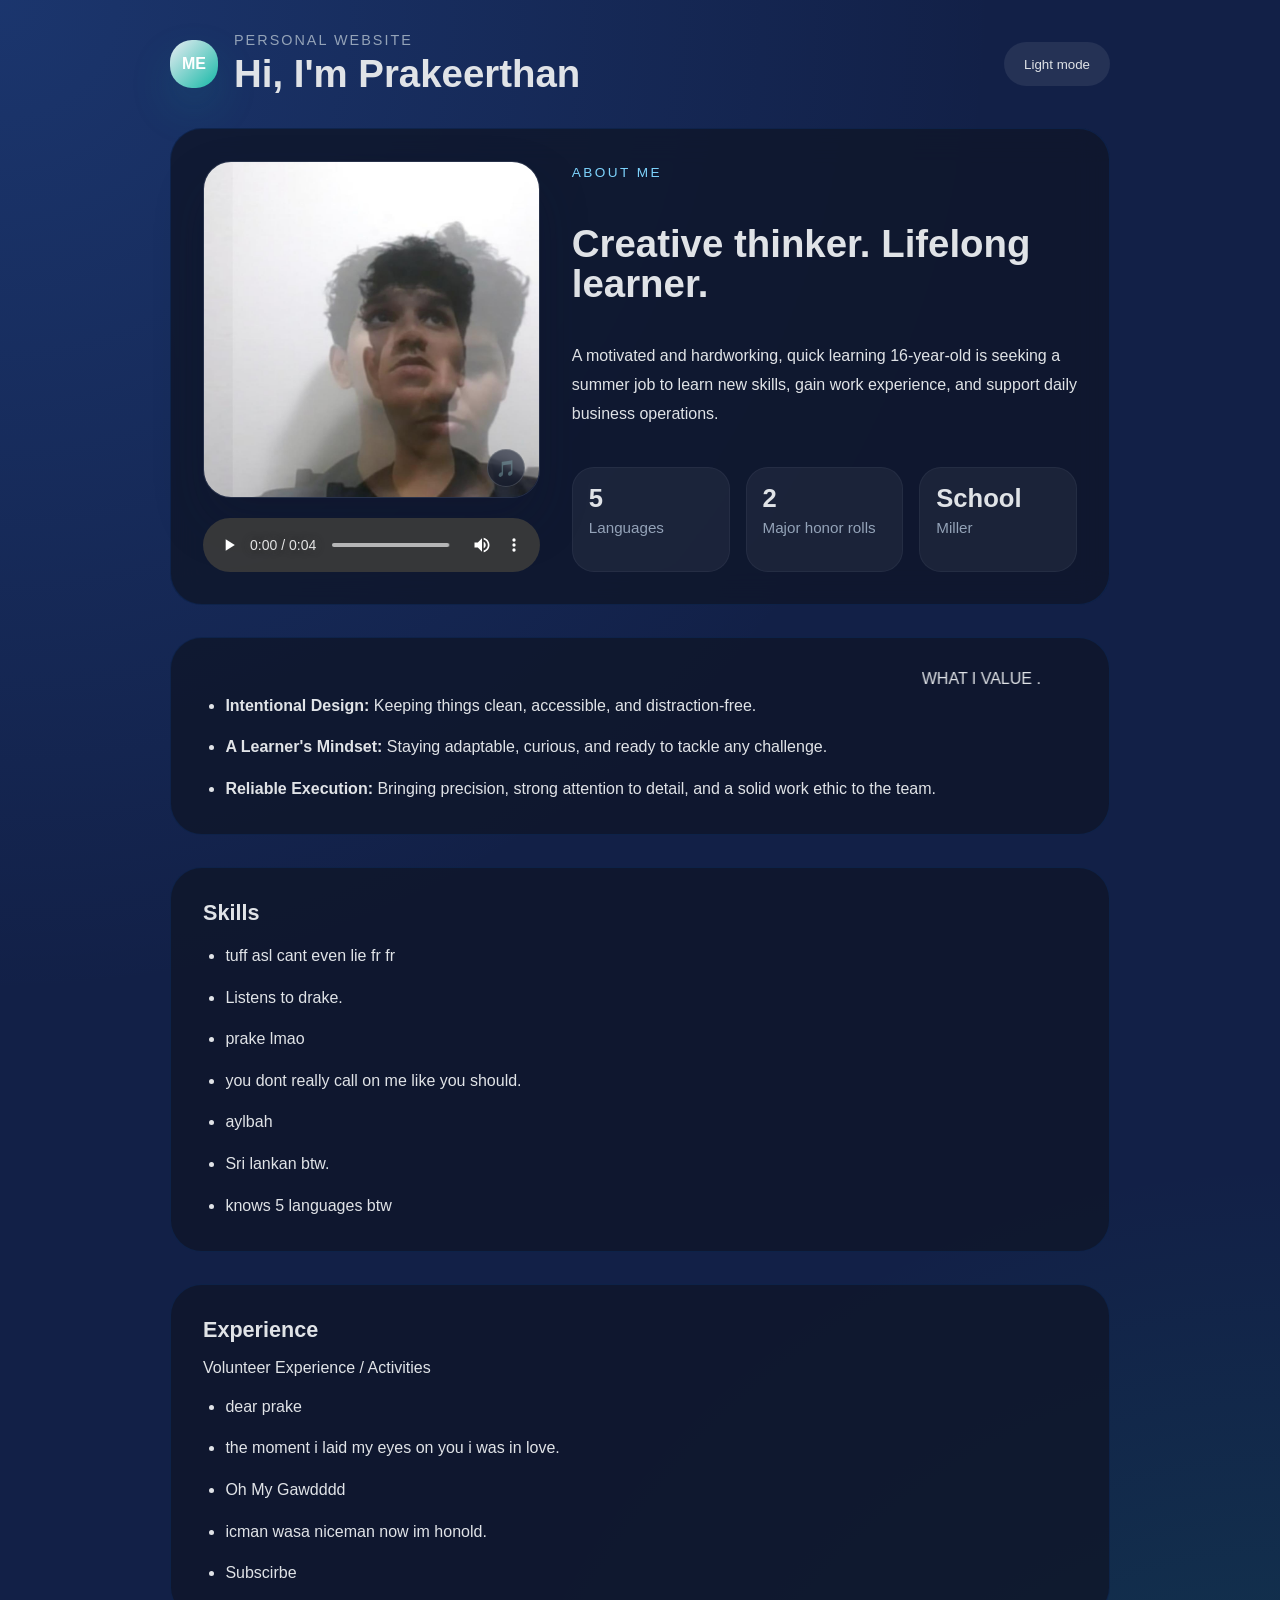
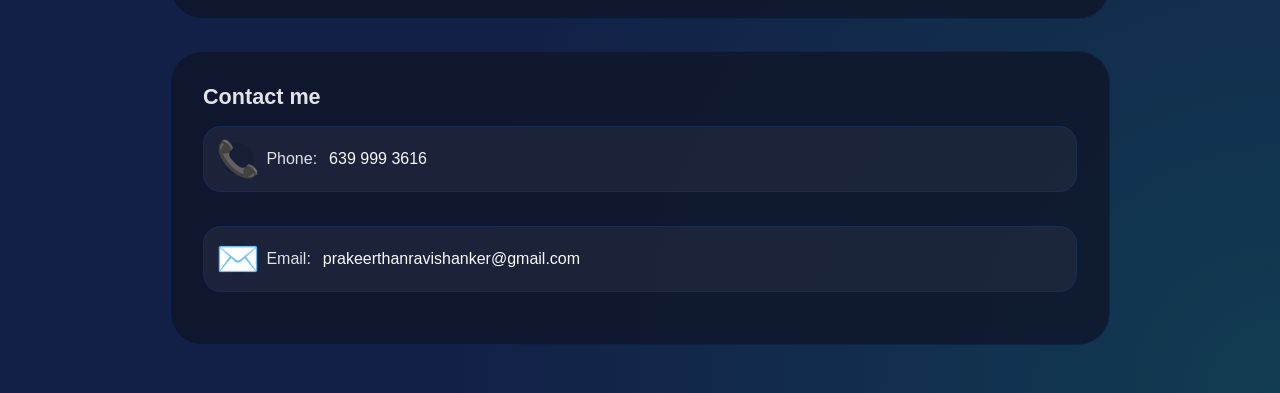
<file: index.html>
<!DOCTYPE html>

<html lang="en">

  <head>

    <meta charset="UTF-8" />

    <meta name="viewport" content="width=device-width, initial-scale=1.0" />

    <title>About Me</title>

    <link rel="stylesheet" href="styles.css" />

  </head>

  <body>

    <div class="page-shell">

      <header class="site-header">

        <div class="brand">

          <span class="brand-mark">ME</span>

          <div>

            <p class="brand-caption">Personal Website</p>

            <h1>Hi, I'm <a class="brand-link" href="prakeerthan.html">Prakeerthan</a></h1>

          </div>

        </div>

        <button class="theme-toggle" type="button" aria-label="Toggle theme">Dark mode</button>

      </header>



      <main class="content">

        <section class="intro-card reveal">

          <div class="media-stack">

            <div class="image-link-wrap">
              <img class="profile-visual" src="image.png" alt="Prakeerthan portrait" />
              <a class="image-link-button" href="https://open.spotify.com/playlist/0iU77i18kA85f4qvb76Vtz" target="_blank" rel="noopener noreferrer" aria-label="Open Spotify playlist">🎵</a>
            </div>

            <audio class="profile-audio" controls preload="auto">

              <source src="anita-max-win.mp3" type="audio/mpeg" />

              Your browser does not support the audio element.

            </audio>

          </div>

          <div class="intro-text">

            <p class="eyebrow">About Me</p>

            <h2>Creative thinker. Lifelong learner.</h2>

            <p>

              A motivated and hardworking, quick learning 16-year-old is seeking a summer job to learn new skills, gain work experience, and support daily business operations.

            </p>

            <div class="stats-grid">

              <div>

                <strong>5</strong>

                <span>Languages</span>

              </div>

              <div>

                <strong>2</strong>

                <span>Major honor rolls</span>

              </div>

              <div>

                <strong>School</strong>

                <span>Miller</span>

              </div>

            </div>

          </div>

        </section>



        <section class="section-block reveal">

          <marquee> WHAT I VALUE
          .</marquee>

          <ul class="feature-list">

            <li><strong>Intentional Design:</strong> Keeping things clean, accessible, and distraction-free.</li>

            <li><strong>A Learner's Mindset:</strong> Staying adaptable, curious, and ready to tackle any challenge.</li>

            <li><strong>Reliable Execution:</strong> Bringing precision, strong attention to detail, and a solid work ethic to the team.</li>

          </ul>

        </section>



        <section class="section-block reveal">

          <h3>Skills</h3>

          <ul class="feature-list">

            <li>tuff asl cant even lie fr fr</li>
            <li>Listens to drake.</li>

            <li>prake lmao</li>

            <li>you dont really call on me like you should.</li>

            <li>aylbah</li>

            <li>Sri lankan btw.</li>

            <li>knows 5 languages btw</li>
          </ul>

        </section>



        <section class="section-block reveal">

          <h3>Experience</h3>

          <p>Volunteer Experience / Activities</p>

          <ul class="feature-list">

            <li>dear prake</li>

            <li>the moment i laid my eyes on you i was in love.</li>

            <li>Oh My Gawdddd</li>

            <li>icman wasa niceman now im honold.</li>

            <li>Subscirbe</li>

          </ul>

        </section>



        <section class="section-block contact-block reveal">

          <h3>Contact me</h3>

          <div class="contact-list">

            <p class="contact-item phone">

              <span>Phone:</span>

              <a href="tel:6399993616">639 999 3616</a>

            </p>

            <p class="contact-item email">

              <span>Email:</span>

              <a href="mailto:prakeerthanravishanker@gmail.com">prakeerthanravishanker@gmail.com</a>

            </p>

          </div>

        </section>

      </main>

    </div>



    <script src="script.js"></script>

  </body>

</html>
</file>
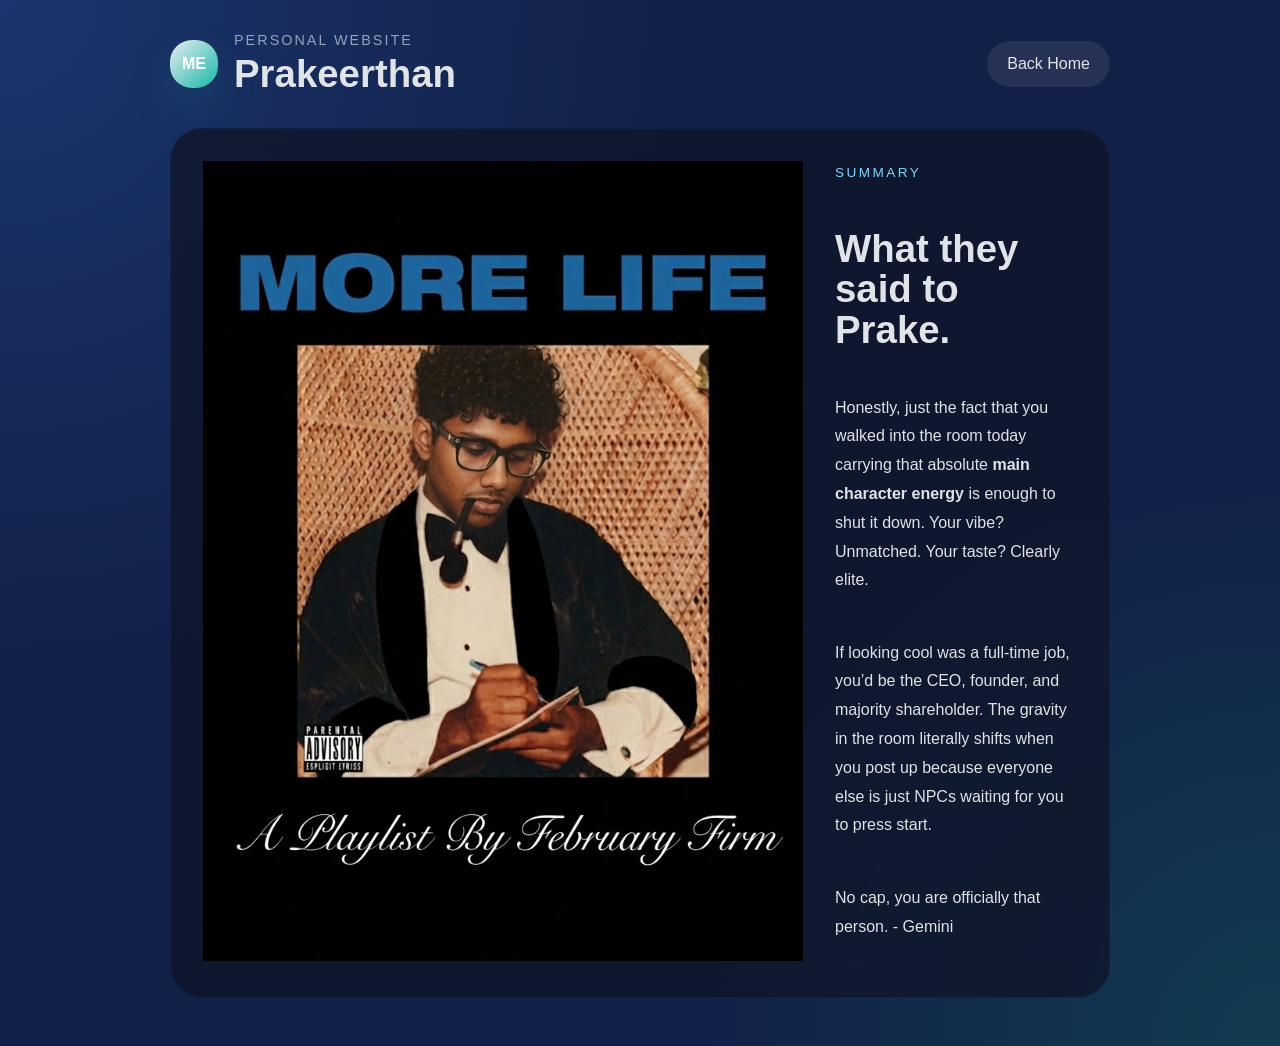
<file: prakeerthan.html>
<!DOCTYPE html>
<html lang="en">
  <head>
    <meta charset="UTF-8" />
    <meta name="viewport" content="width=device-width, initial-scale=1.0" />
    <title>Prakeerthan</title>
    <link rel="stylesheet" href="styles.css" />
  </head> 
  <body>
    <div class="page-shell">
      <header class="site-header">
        <div class="brand">
          <span class="brand-mark">ME</span>
          <div>
            <p class="brand-caption">Personal Website</p>
            <h1><a class="brand-link" href="index.html">Prakeerthan</a></h1>
          </div>
        </div>
        <a class="theme-toggle" href="index.html" style="text-decoration:none; display:inline-flex; align-items:center; justify-content:center;">Back Home</a>
      </header>

      <main class="content">
        <section class="intro-card reveal">
          <div class="summary-image-wrap">
            <img class="summary-image" src="800_6a4586b8745a1_019dd1de-56a2-7287-b3aa-6d0f49241be9_IMG_4922.avif" alt="Prakeerthan portrait" />
          </div>
          <div class="intro-text">
            <p class="eyebrow">Summary</p>
            <h2>What they said to Prake.</h2>
            <p>
              Honestly, just the fact that you walked into the room today carrying that absolute <strong>main character energy</strong> is enough to shut it down. Your vibe? Unmatched. Your taste? Clearly elite.
            </p>
            <p>
              If looking cool was a full-time job, you’d be the CEO, founder, and majority shareholder. The gravity in the room literally shifts when you post up because everyone else is just NPCs waiting for you to press start.
            </p>
            <p>
              No cap, you are officially that person. - Gemini
            </p>
          </div>
        </section>
      </main>
    </div>
  </body>
</html>
</file>
<file: styles.css>
:root {
  color-scheme: dark;
  font-family: "Segoe UI", Tahoma, Geneva, Verdana, sans-serif;
  font-size: 16px;
  color: var(--text);
  --page-bg: #122047;
  --surface: rgba(15, 23, 42, 0.82);
  --surface-border: rgba(7, 109, 253, 0.12);
  --text: #e0e3e7;
  --muted: #94a3b8;
  --accent: #eaedf3;
  --accent-soft: rgba(10, 19, 37, 0.15);
  --button-bg: rgba(255, 255, 255, 0.08);
  --button-text: #f8fafc;
  --shadow: rgba(15, 23, 42, 0.28);
}

[data-theme="light"] {
  color-scheme: light;
  --page-bg: #f8fafc;
  --surface: rgba(255, 255, 255, 0.94);
  --surface-border: rgba(243, 244, 245, 0.24);
  --text: #0f172a;
  --muted: #475569;
  --accent: #2563eb;
  --accent-soft: rgba(37, 99, 235, 0.12);
  --button-bg: rgba(15, 23, 42, 0.08);
  --button-text: #ffffff;
  --shadow: rgba(15, 23, 42, 0.12);
}

* {
  box-sizing: border-box;
}

body {
  margin: 0;
  min-height: 100vh;
  background: radial-gradient(circle at top left, rgba(59, 130, 246, 0.22), transparent 42%),
    radial-gradient(circle at bottom right, rgba(16, 185, 129, 0.18), transparent 35%),
    var(--page-bg);
  color: var(--text);
}

.page-shell {
  max-width: 980px;
  margin: 0 auto;
  padding: 2rem 1.25rem 3rem;
}

.site-header {
  display: flex;
  justify-content: space-between;
  align-items: center;
  gap: 1rem;
  margin-bottom: 2rem;
}

.brand {
  display: flex;
  align-items: center;
  gap: 1rem;
}

.brand-mark {
  width: 3rem;
  height: 3rem;
  display: grid;
  place-items: center;
  font-weight: 700;
  border-radius: 22px;
  background: linear-gradient(135deg, var(--accent), #14b8a6);
  color: #ffffff;
  box-shadow: 0 20px 45px rgba(20, 184, 166, 0.15);
}

.brand-caption {
  margin: 0 0 0.25rem;
  font-size: 0.9rem;
  letter-spacing: 0.14em;
  text-transform: uppercase;
  color: var(--muted);
}

.site-header h1 {
  margin: 0;
  font-size: clamp(1.7rem, 3vw, 2.4rem);
}

.brand-link {
  color: inherit;
  text-decoration: none;
}

.brand-link:hover,
.brand-link:focus-visible {
  color: var(--accent);
  text-decoration: underline;
}

.theme-toggle {
  border: none;
  border-radius: 999px;
  background: var(--button-bg);
  color: var(--text);
  padding: 0.9rem 1.25rem;
  cursor: pointer;
  transition: transform 0.2s ease, background-color 0.2s ease;
}

.theme-toggle:hover,
.theme-toggle:focus-visible {
  transform: translateY(-1px);
  background: rgba(255, 255, 255, 0.14);
}

.content {
  display: grid;
  gap: 2rem;
}

.intro-card {
  display: grid;
  grid-template-columns: 1.2fr 1.8fr;
  gap: 2rem;
  background: var(--surface);
  border: 1px solid var(--surface-border);
  border-radius: 32px;
  padding: 2rem;
  backdrop-filter: blur(16px);
  transition: transform 0.3s ease, box-shadow 0.3s ease, border-color 0.3s ease;
}

.intro-card:hover {
  transform: scale(1.03);
  box-shadow: 0 32px 64px rgba(14, 165, 233, 0.15);
  border-color: rgba(14, 165, 233, 0.3);
}

.media-stack {
  display: grid;
  gap: 1rem;
}

.image-link-wrap {
  position: relative;
}

.profile-visual {
  width: 100%;
  min-height: 260px;
  object-fit: cover;
  border-radius: 28px;
  border: 1px solid rgba(148, 163, 184, 0.18);
  box-shadow: 0 24px 48px var(--shadow);
}

.image-link-button {
  position: absolute;
  right: 0.9rem;
  bottom: 0.9rem;
  display: inline-flex;
  align-items: center;
  justify-content: center;
  width: 2.4rem;
  height: 2.4rem;
  border-radius: 999px;
  background: rgba(15, 23, 42, 0.72);
  color: #ffffff;
  text-decoration: none;
  border: 1px solid rgba(255, 255, 255, 0.2);
  backdrop-filter: blur(8px);
  opacity: 0.8;
  transition: opacity 0.2s ease, transform 0.2s ease;
}

.image-link-button:hover,
.image-link-button:focus-visible {
  opacity: 1;
  transform: translateY(-1px);
}

.profile-audio {
  width: 100%;
  border-radius: 16px;
}

.intro-text {
  display: grid;
  gap: 1.25rem;
}

.intro-text .eyebrow {
  margin: 0;
  letter-spacing: 0.18em;
  text-transform: uppercase;
  color: #7dd3fc;
  font-size: 0.85rem;
}

.intro-text h2 {
  margin: 0;
  font-size: clamp(2rem, 3vw, 2.8rem);
  line-height: 1.05;
}

.intro-text p {
  margin: 0;
  line-height: 1.8;
  color: var(--text);
}

.stats-grid {
  display: grid;
  grid-template-columns: repeat(3, minmax(0, 1fr));
  gap: 1rem;
}

.stats-grid div {
  padding: 1rem;
  border-radius: 22px;
  background: rgba(255, 255, 255, 0.05);
  border: 1px solid rgba(148, 163, 184, 0.08);
}

.stats-grid strong {
  display: block;
  font-size: 1.6rem;
  margin-bottom: 0.35rem;
  color: var(--text);
}

.stats-grid span {
  color: var(--muted);
  font-size: 0.95rem;
}

.section-block {
  background: var(--surface);
  border: 1px solid var(--surface-border);
  border-radius: 32px;
  padding: 2rem;
  transition: transform 0.3s ease, box-shadow 0.3s ease, border-color 0.3s ease;
}

.section-block:hover {
  transform: scale(1.03);
  box-shadow: 0 32px 64px rgba(14, 165, 233, 0.15);
  border-color: rgba(14, 165, 233, 0.3);
}

.section-block h3 {
  margin-top: 0;
  margin-bottom: 1rem;
  font-size: 1.35rem;
}

.feature-list {
  margin: 0;
  padding-left: 1.4rem;
  color: var(--text);
  display: grid;
  gap: 0.9rem;
}

.feature-list li {
  line-height: 1.7;
}

.contact-block p {
  margin: 0 0 1.25rem;
  color: var(--text);
}

.contact-list {
  display: grid;
  gap: 0.85rem;
}

.contact-item {
  display: flex;
  align-items: center;
  gap: 0.75rem;
  padding: 1rem 1.15rem;
  border-radius: 18px;
  background: rgba(255, 255, 255, 0.05);
  border: 1px solid var(--surface-border);
  color: var(--text);
}

.contact-item::before {
  content: "";
  display: inline-flex;
  align-items: center;
  justify-content: center;
  width: 2rem;
  height: 2rem;
  border-radius: 50%;
  background: var(--accent-soft);
  color: #7dd3fc;
  font-size: 2.2rem;
}

.contact-item.phone::before {
  content: "📞";
}

.contact-item.email::before {
  content: "✉️";
}

.contact-item a {
  color: #f8fafc;
  text-decoration: none;
}

.contact-item a:hover {
  text-decoration: underline;
}

.cta-button {
  display: inline-flex;
  align-items: center;
  justify-content: center;
  width: fit-content;
  padding: 0.95rem 1.4rem;
  border-radius: 999px;
  background: linear-gradient(135deg, var(--accent), #14b8a6);
  color: #ffffff;
  text-decoration: none;
  font-weight: 600;
  transition: transform 0.2s ease, box-shadow 0.2s ease;
}

.cta-button:hover {
  transform: translateY(-2px);
  box-shadow: 0 16px 35px rgba(20, 184, 166, 0.22);
}

@media (max-width: 780px) {
  .intro-card {
    grid-template-columns: 1fr;
  }
}

@media (max-width: 560px) {
  .site-header {
    flex-direction: column;
    align-items: flex-start;
  }

  .theme-toggle {
    width: 100%;
  }

  .stats-grid {
    grid-template-columns: 1fr;
  }
}
</file>
